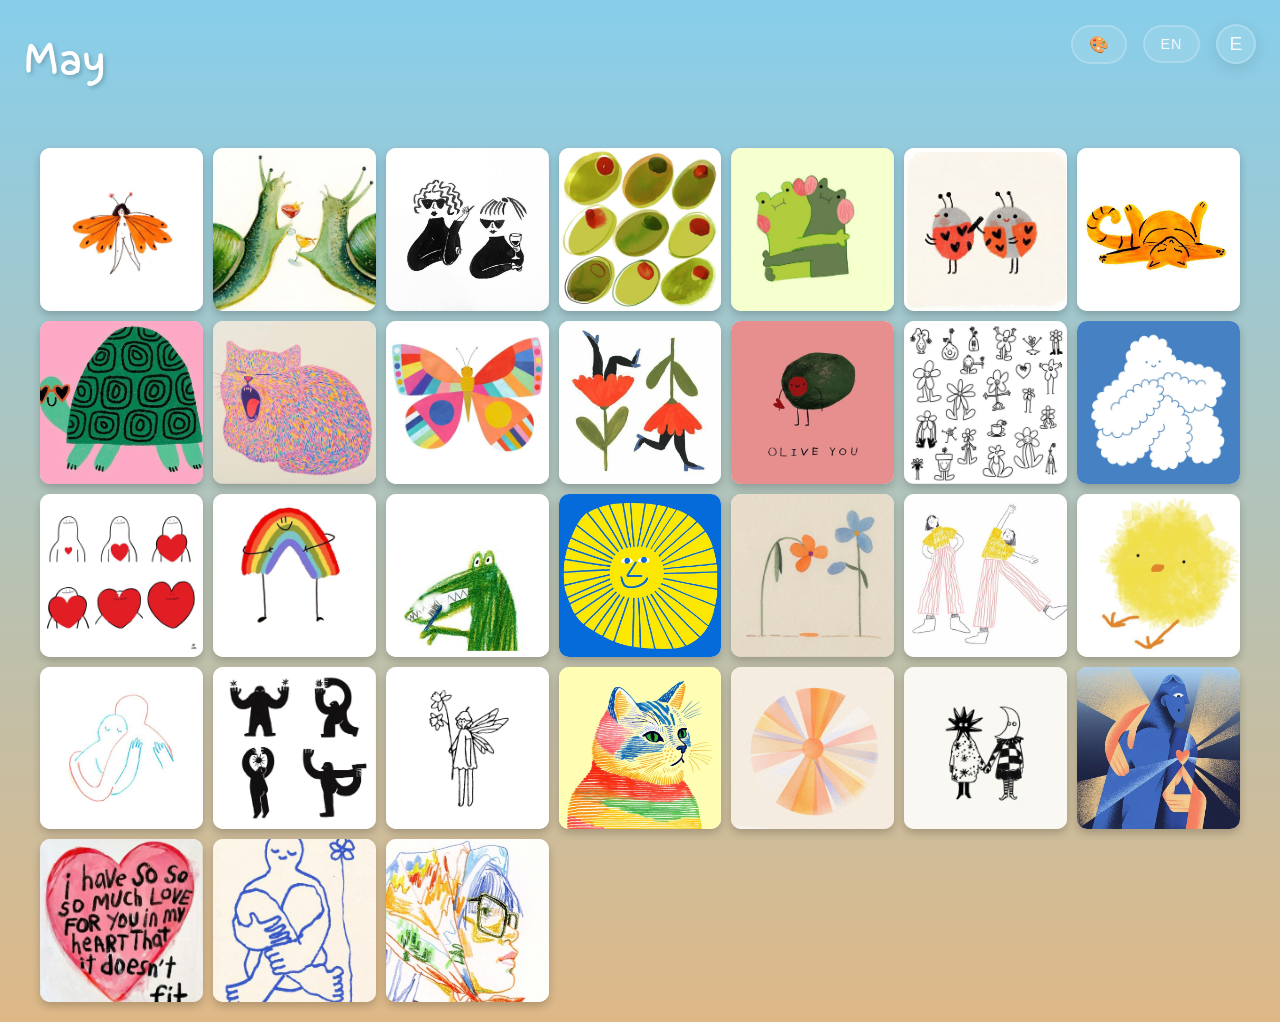
<file: index.html>
<!DOCTYPE html>
<html lang="en">
<head>
  <meta charset="UTF-8">
  <meta name="viewport" content="width=device-width, initial-scale=1.0">
  <title>Daily Dashboard</title>
  <link rel="stylesheet" href="style.css">
  <link rel="stylesheet" href="https://cdnjs.cloudflare.com/ajax/libs/font-awesome/6.0.0/css/all.min.css">
  <link rel="preconnect" href="https://fonts.googleapis.com">
  <link rel="preconnect" href="https://fonts.gstatic.com" crossorigin>
  <link href="https://fonts.googleapis.com/css2?family=Pacifico&display=swap" rel="stylesheet">
  <link href="https://fonts.googleapis.com/css2?family=Single+Day&display=swap" rel="stylesheet">
  <style>
    .cards-section {
      margin-top: 40px;
      padding: 20px;
      width: 100%;
      max-width: 1400px;
      margin: 0 auto;
    }

    .calendar-header {
      text-align: center;
      margin-bottom: 20px;
      font-size: 24px;
      font-weight: bold;
      color: #333;
    }

    .weekdays {
      display: grid;
      grid-template-columns: repeat(7, 1fr);
      gap: 10px;
      margin-bottom: 10px;
      text-align: center;
      font-weight: bold;
      color: white;
      font-family: "Single Day", cursive;
      font-size: clamp(14px, 2vw, 18px);
    }

    .weekdays div:nth-child(4),
    .weekdays div:nth-child(5),
    .weekdays div:nth-child(6),
    .weekdays div:nth-child(7) {
      position: relative;
      top: 0;
    }

    .weekdays div:nth-child(1),
    .weekdays div:nth-child(2),
    .weekdays div:nth-child(3) {
      position: relative;
      top: 200px;
    }

    .cards-container {
      display: grid;
      grid-template-columns: repeat(7, 1fr);
      gap: clamp(5px, 1.5vw, 10px);
      width: 100%;
      margin: 0 auto;
      padding: 0 clamp(10px, 2vw, 20px);
    }

    .card {
      aspect-ratio: 1/1;
      perspective: 1000px;
      cursor: pointer;
      min-width: clamp(80px, 12vw, 120px);
      min-height: clamp(80px, 12vw, 120px);
      transform-style: preserve-3d;
    }

    .card:hover {
      transform: translateY(-5px);
    }

    .card-inner {
      position: relative;
      width: 100%;
      height: 100%;
      text-align: center;
      transition: transform 0.8s;
      transform-style: preserve-3d;
    }

    .card.flipped .card-inner {
      transform: rotateY(180deg);
    }

    .card-front, .card-back {
      position: absolute;
      width: 100%;
      height: 100%;
      -webkit-backface-visibility: hidden;
      backface-visibility: hidden;
      border-radius: 10px;
      box-shadow: 0 4px 8px rgba(0,0,0,0.2);
    }

    .card-front {
      background-color: rgba(255, 255, 255, 0.7);
      display: flex;
      align-items: center;
      justify-content: center;
    }

    .card-front img {
      width: 100%;
      height: 100%;
      object-fit: cover;
      border-radius: 10px;
    }

    .card-back {
      background-color: rgba(255, 255, 255, 0.7);
      transform: rotateY(180deg);
      display: flex;
      align-items: center;
      justify-content: center;
      padding: clamp(8px, 1.5vw, 15px);
      font-size: clamp(10px, 1.5vw, 14px);
      line-height: 1.4;
      text-align: center;
    }

    .day-number {
      position: absolute;
      top: 5px;
      left: 5px;
      background-color: rgba(255, 255, 255, 0.8);
      padding: 2px 6px;
      border-radius: 4px;
      font-size: clamp(10px, 1.5vw, 12px);
      font-weight: bold;
      color: #333;
    }

    @media (max-width: 1200px) {
      .cards-container {
        grid-template-columns: repeat(5, 1fr);
      }
      .weekdays {
        grid-template-columns: repeat(5, 1fr);
      }
      .weekdays div:nth-child(1),
      .weekdays div:nth-child(2),
      .weekdays div:nth-child(3) {
        top: 150px;
      }
    }

    @media (max-width: 900px) {
      .cards-container {
        grid-template-columns: repeat(4, 1fr);
      }
      .weekdays {
        grid-template-columns: repeat(4, 1fr);
      }
      .weekdays div:nth-child(1),
      .weekdays div:nth-child(2),
      .weekdays div:nth-child(3) {
        top: 120px;
      }
    }

    @media (max-width: 600px) {
      .cards-container {
        grid-template-columns: repeat(3, 1fr);
      }
      .weekdays {
        grid-template-columns: repeat(3, 1fr);
      }
      .weekdays div:nth-child(1),
      .weekdays div:nth-child(2),
      .weekdays div:nth-child(3) {
        top: 100px;
      }
    }

    @media (max-width: 400px) {
      .cards-container {
        grid-template-columns: repeat(2, 1fr);
      }
      .weekdays {
        grid-template-columns: repeat(2, 1fr);
      }
      .weekdays div:nth-child(1),
      .weekdays div:nth-child(2),
      .weekdays div:nth-child(3) {
        top: 80px;
      }
    }

    .top-right-controls {
      position: fixed;
      top: 1.5rem;
      right: 1.5rem;
      display: flex;
      flex-direction: row;
      align-items: center;
      gap: 1rem;
      z-index: 1000;
    }

    @media (max-width: 768px) {
      .top-right-controls {
        flex-direction: row !important;
        align-items: center;
        gap: 0.8rem;
        right: 0.5rem;
      }
      
      .language-toggle,
      .theme-icon {
        padding: 0.4rem 0.8rem;
        font-size: 0.9rem;
      }
      
      .profile-circle {
        width: 35px;
        height: 35px;
      }
      
      .logo {
        font-size: 1.2rem;
        left: 0.5rem;
      }
    }
  </style>
</head>
<body>
  <div class="logo">May</div>
  <div class="top-right-controls">
    <div class="theme-selector">
      <div class="theme-icon">🎨</div>
      <div class="theme-dropdown">
        <div class="theme-option" data-theme="sky" style="--gradient-start: #87CEEB; --gradient-end: #DEB887;">
          <span class="theme-preview"></span>
          <span class="theme-name">Sky & Sand</span>
        </div>
        <div class="theme-option" data-theme="sunset" style="--gradient-start: #FF6B6B; --gradient-end: #4ECDC4;">
          <span class="theme-preview"></span>
          <span class="theme-name">Sunset Sea</span>
        </div>
        <div class="theme-option" data-theme="forest" style="--gradient-start: #67B26F; --gradient-end: #4ca2cd;">
          <span class="theme-preview"></span>
          <span class="theme-name">Forest Lake</span>
        </div>
        <div class="theme-option" data-theme="lavender" style="--gradient-start: #E6E6FA; --gradient-end: #B19CD9;">
          <span class="theme-preview"></span>
          <span class="theme-name">Lavender Mist</span>
        </div>
        <div class="theme-option" data-theme="cherry" style="--gradient-start: #FFB7B7; --gradient-end: #727272;">
          <span class="theme-preview"></span>
          <span class="theme-name">Cherry Smoke</span>
        </div>
      </div>
    </div>
    <div class="language-selector">
      <div class="language-toggle">
        <span class="current-lang">EN</span>
        <div class="lang-dropdown">
          <div class="lang-option" data-lang="en">
            <span class="lang-flag">🇬🇧</span>
            <span class="lang-text">English</span>
          </div>
          <div class="lang-option" data-lang="lv">
            <span class="lang-flag">🇱🇻</span>
            <span class="lang-text">Latviešu</span>
          </div>
        </div>
      </div>
    </div>
    <div class="profile-icon">
      <div class="profile-circle">
        <div class="profile-initial">E</div>
      </div>
      <div class="profile-dropdown">
        <div class="dropdown-header">
          <span class="user-name">Evita Katrina Millere</span>
          <span class="user-email">evitakatrina@gmail.com</span>
        </div>
      </div>
    </div>
  </div>

  <div class="ei-grid">
    
  </div>

  <div class="cards-section">
    <div class="cards-container">
      <!-- May 1 -->
      <div class="card">
        <div class="day-number">1</div>
        <div class="card-inner">
          <div class="card-front">
            <img src="./assets/1.jpg" alt="Photo 1">
          </div>
          <div class="card-back">
            Why don't eggs tell jokes? Because they'd crack each other up.
          </div>
        </div>
      </div>
      <!-- May 2 -->
      <div class="card">
        <div class="day-number">2</div>
        <div class="card-inner">
          <div class="card-front">
            <img src="./assets/2.jpg" alt="Photo 2">
          </div>
          <div class="card-back">
            What do you call fake spaghetti? An impasta.
          </div>
        </div>
      </div>
      <!-- May 3 -->
      <div class="card">
        <div class="day-number">3</div>
        <div class="card-inner">
          <div class="card-front">
            <img src="./assets/3.jpg" alt="Photo 3">
          </div>
          <div class="card-back">
            Why did the bicycle fall over? It was two-tired.
          </div>
        </div>
      </div>
      <!-- May 4 -->
      <div class="card">
        <div class="day-number">4</div>
        <div class="card-inner">
          <div class="card-front">
            <img src="./assets/4.jpg" alt="Photo 4">
          </div>
          <div class="card-back">
            How does the ocean say hi? It waves.
          </div>
        </div>
      </div>
      <!-- May 5 -->
      <div class="card">
        <div class="day-number">5</div>
        <div class="card-inner">
          <div class="card-front">
            <img src="./assets/5.jpg" alt="Photo 5">
          </div>
          <div class="card-back">
            What do you call a bear with no teeth? A gummy bear.
          </div>
        </div>
      </div>

      <!-- May 6 -->
      <div class="card">
        <div class="day-number">6</div>
        <div class="card-inner">
          <div class="card-front">
            <img src="./assets/6.jpg" alt="Photo 6">
          </div>
          <div class="card-back">
            Why don't some couples go to the gym? Because some relationships don't work out.
          </div>
        </div>
      </div>

      <!-- May 7 -->
      <div class="card">
        <div class="day-number">7</div>
        <div class="card-inner">
          <div class="card-front">
            <img src="./assets/7.jpg" alt="Photo 7">
          </div>
          <div class="card-back">
            What do you call cheese that isn't yours? Nacho cheese!
          </div>
        </div>
      </div>

      <!-- May 8 -->
      <div class="card">
        <div class="day-number">8</div>
        <div class="card-inner">
          <div class="card-front">
            <img src="./assets/8.jpg" alt="Photo 8">
          </div>
          <div class="card-back">
            Why did the golfer bring two pairs of pants? In case he got a hole in one.
          </div>
        </div>
      </div>

      <!-- May 9 -->
      <div class="card">
        <div class="day-number">9</div>
        <div class="card-inner">
          <div class="card-front">
            <img src="./assets/9.jpg" alt="Photo 9">
          </div>
          <div class="card-back">
            How do you organize a space party? You planet.
          </div>
        </div>
      </div>

      <!-- May 10 -->
      <div class="card">
        <div class="day-number">10</div>
        <div class="card-inner">
          <div class="card-front">
            <img src="./assets/10.jpg" alt="Photo 10">
          </div>
          <div class="card-back">
            What do you call a can opener that doesn't work? A can't opener.
          </div>
        </div>
      </div>

      <!-- May 11 -->
      <div class="card">
        <div class="day-number">11</div>
        <div class="card-inner">
          <div class="card-front">
            <img src="./assets/11.jpg" alt="Photo 11">
          </div>
          <div class="card-back">
            Why don't scientists trust atoms? Because they make up everything.
          </div>
        </div>
      </div>

      <!-- May 12 -->
      <div class="card">
        <div class="day-number">12</div>
        <div class="card-inner">
          <div class="card-front">
            <img src="./assets/12.jpg" alt="Photo 12">
          </div>
          <div class="card-back">
            How does a snowman get around? By riding an icicle.
          </div>
        </div>
      </div>

      <!-- May 13 -->
      <div class="card">
        <div class="day-number">13</div>
        <div class="card-inner">
          <div class="card-front">
            <img src="./assets/13.jpg" alt="Photo 13">
          </div>
          <div class="card-back">
            Why did the math book look sad? It had too many problems.
          </div>
        </div>
      </div>

      <!-- May 14 -->
      <div class="card">
        <div class="day-number">14</div>
        <div class="card-inner">
          <div class="card-front">
            <img src="./assets/14.jpg" alt="Photo 14">
          </div>
          <div class="card-back">
            What kind of music do mummies like? Wrap music.
          </div>
        </div>
      </div>

      <!-- May 15 -->
      <div class="card">
        <div class="day-number">15</div>
        <div class="card-inner">
          <div class="card-front">
            <img src="./assets/15.jpg" alt="Photo 15">
          </div>
          <div class="card-back">
            Why did the cookie go to the hospital? Because it felt crummy.
          </div>
        </div>
      </div>

      <!-- May 16 -->
      <div class="card">
        <div class="day-number">16</div>
        <div class="card-inner">
          <div class="card-front">
            <img src="./assets/16.jpg" alt="Photo 16">
          </div>
          <div class="card-back">
            How do cows stay up to date? They read the moos-paper.
          </div>
        </div>
      </div>

      <!-- May 17 -->
      <div class="card">
        <div class="day-number">17</div>
        <div class="card-inner">
          <div class="card-front">
            <img src="./assets/17.jpg" alt="Photo 17">
          </div>
          <div class="card-back">
            What do you call a fish wearing a bowtie? Sofishticated.
          </div>
        </div>
      </div>

      <!-- May 18 -->
      <div class="card">
        <div class="day-number">18</div>
        <div class="card-inner">
          <div class="card-front">
            <img src="./assets/18.jpg" alt="Photo 18">
          </div>
          <div class="card-back">
            What's brown and sticky? A stick.
          </div>
        </div>
      </div>

      <!-- May 19 -->
      <div class="card">
        <div class="day-number">19</div>
        <div class="card-inner">
          <div class="card-front">
            <img src="./assets/19.jpg" alt="Photo 19">
          </div>
          <div class="card-back">
            Why can't your nose be 12 inches long? Because then it would be a foot!
          </div>
        </div>
      </div>

      <!-- May 20 -->
      <div class="card">
        <div class="day-number">20</div>
        <div class="card-inner">
          <div class="card-front">
            <img src="./assets/20.jpg" alt="Photo 20">
          </div>
          <div class="card-back">
            Why did the tomato blush? Because it saw the salad dressing.
          </div>
        </div>
      </div>

      <!-- May 21 -->
      <div class="card">
        <div class="day-number">21</div>
        <div class="card-inner">
          <div class="card-front">
            <img src="./assets/21.jpg" alt="Photo 21">
          </div>
          <div class="card-back">
            How do you make holy water? You boil the hell out of it.
          </div>
        </div>
      </div>

      <!-- May 22 -->
      <div class="card">
        <div class="day-number">22</div>
        <div class="card-inner">
          <div class="card-front">
            <img src="./assets/22.jpg" alt="Photo 22">
          </div>
          <div class="card-back">
            Why did the scarecrow win an award? Because he was outstanding in his field.
          </div>
        </div>
      </div>

      <!-- May 23 -->
      <div class="card">
        <div class="day-number">23</div>
        <div class="card-inner">
          <div class="card-front">
            <img src="./assets/23.jpg" alt="Photo 23">
          </div>
          <div class="card-back">
            What do you get when you cross a snowman and a dog? Frostbite.
          </div>
        </div>
      </div>

      <!-- May 24 -->
      <div class="card">
        <div class="day-number">24</div>
        <div class="card-inner">
          <div class="card-front">
            <img src="./assets/24.jpg" alt="Photo 24">
          </div>
          <div class="card-back">
            Why did the music teacher go to jail? Because she got caught with too many sharp objects.
          </div>
        </div>
      </div>

      <!-- May 25 -->
      <div class="card">
        <div class="day-number">25</div>
        <div class="card-inner">
          <div class="card-front">
            <img src="./assets/25.jpg" alt="Photo 25">
          </div>
          <div class="card-back">
            What's orange and sounds like a parrot? A carrot.
          </div>
        </div>
      </div>

      <!-- May 26 -->
      <div class="card">
        <div class="day-number">26</div>
        <div class="card-inner">
          <div class="card-front">
            <img src="./assets/26.gif" alt="Photo 26">
          </div>
          <div class="card-back">
            Why did the coffee file a police report? It got mugged.
          </div>
        </div>
      </div>

      <!-- May 27 -->
      <div class="card">
        <div class="day-number">27</div>
        <div class="card-inner">
          <div class="card-front">
            <img src="./assets/27.jpg" alt="Photo 27">
          </div>
          <div class="card-back">
            What did one wall say to the other wall? I'll meet you at the corner.
          </div>
        </div>
      </div>

      <!-- May 28 -->
      <div class="card">
        <div class="day-number">28</div>
        <div class="card-inner">
          <div class="card-front">
            <img src="./assets/28.jpg" alt="Photo 28">
          </div>
          <div class="card-back">
            Why don't elephants use computers? They're afraid of the mouse.
          </div>
        </div>
      </div>

      <!-- May 29 -->
      <div class="card">
        <div class="day-number">29</div>
        <div class="card-inner">
          <div class="card-front">
            <img src="./assets/29.jpg" alt="Photo 29">
          </div>
          <div class="card-back">
            How do you catch a squirrel? Climb a tree and act like a nut.
          </div>
        </div>
      </div>

      <!-- May 30 -->
      <div class="card">
        <div class="day-number">30</div>
        <div class="card-inner">
          <div class="card-front">
            <img src="./assets/30.jpg" alt="Photo 30">
          </div>
          <div class="card-back">
            Why did the chicken go to the seance? To talk to the other side.
          </div>
        </div>
      </div>

      <!-- May 31 -->
      <div class="card">
        <div class="day-number">31</div>
        <div class="card-inner">
          <div class="card-front">
            <img src="./assets/31.jpg" alt="Photo 31">
          </div>
          <div class="card-back">
            Why can't you give Elsa a balloon? Because she'll let it go.
          </div>
        </div>
      </div>
    </div>
  </div>

  <script src="script.js"></script>
</body>
</html>
</file>
<file: style.css>
* {
    margin: 0;
    padding: 0;
    box-sizing: border-box;
  }
  
  /* Define our animations */
  @keyframes fadeIn {
    from {
        opacity: 0;
        transform: translateY(-20px);
    }
    to {
        opacity: 1;
        transform: translateY(0);
    }
  }
  
  @keyframes rainbow {
    0% {
        background-position: 0% 50%;
    }
    50% {
        background-position: 100% 50%;
    }
    100% {
        background-position: 0% 50%;
    }
  }
  
  /* Top Right Controls */
  .top-right-controls {
    position: fixed;
    top: 1rem;
    right: 1rem;
    display: flex;
    align-items: center;
    gap: 0.8rem;
    z-index: 1000;
  }
  
  /* Language Selector Styles */
  .language-selector {
    position: relative;
  }
  
  .language-toggle {
    background: rgba(255, 255, 255, 0.1);
    backdrop-filter: blur(10px);
    border: 2px solid rgba(255, 255, 255, 0.2);
    border-radius: 20px;
    padding: 0.5rem 1rem;
    cursor: pointer;
    transition: all 0.3s ease;
    font-family: 'Inter', -apple-system, BlinkMacSystemFont, sans-serif;
  }
  
  .language-toggle:hover {
    border-color: rgba(255, 255, 255, 0.4);
    transform: translateY(-2px);
  }
  
  .current-lang {
    color: rgba(255, 255, 255, 0.9);
    font-size: 0.9rem;
    font-weight: 500;
    letter-spacing: 0.05em;
  }
  
  .lang-dropdown {
    position: absolute;
    top: calc(100% + 0.5rem);
    right: 0;
    background: rgba(255, 255, 255, 0.1);
    backdrop-filter: blur(10px);
    border-radius: 12px;
    border: 1px solid rgba(255, 255, 255, 0.2);
    box-shadow: 0 8px 32px rgba(0, 0, 0, 0.1);
    opacity: 0;
    visibility: hidden;
    transform: translateY(-10px);
    transition: all 0.3s ease;
    min-width: 140px;
  }
  
  .language-toggle:hover .lang-dropdown,
  .lang-dropdown:hover {
    opacity: 1;
    visibility: visible;
    transform: translateY(0);
  }
  
  .lang-option {
    padding: 0.75rem 1rem;
    display: flex;
    align-items: center;
    gap: 0.75rem;
    cursor: pointer;
    transition: all 0.2s ease;
  }
  
  .lang-option:first-child {
    border-radius: 12px 12px 0 0;
  }
  
  .lang-option:last-child {
    border-radius: 0 0 12px 12px;
  }
  
  .lang-option:hover {
    background: rgba(255, 255, 255, 0.1);
  }
  
  .lang-flag {
    font-size: 1.2rem;
  }
  
  .lang-text {
    color: rgba(255, 255, 255, 0.8);
    font-size: 0.9rem;
    font-weight: 400;
    letter-spacing: 0.02em;
  }
  
  /* Profile Icon Styles */
  .profile-icon {
    position: relative;
  }
  
  .profile-circle {
    width: 40px;
    height: 40px;
    border-radius: 50%;
    background: rgba(255, 255, 255, 0.1);
    backdrop-filter: blur(10px);
    border: 2px solid rgba(255, 255, 255, 0.2);
    display: flex;
    align-items: center;
    justify-content: center;
    cursor: pointer;
    transition: all 0.3s ease;
    box-shadow: 0 4px 15px rgba(0, 0, 0, 0.1);
  }
  
  .profile-circle:hover {
    transform: translateY(-2px);
    border-color: rgba(255, 255, 255, 0.4);
    box-shadow: 0 6px 20px rgba(0, 0, 0, 0.15);
  }
  
  .profile-initial {
    color: rgba(255, 255, 255, 0.9);
    font-size: 1.2rem;
    font-weight: 500;
    text-transform: uppercase;
    user-select: none;
  }
  
  body {
    min-height: 100vh;
    background: linear-gradient(to bottom, var(--gradient-start, #87CEEB), var(--gradient-end, #DEB887));
    font-family: -apple-system, BlinkMacSystemFont, 'Segoe UI', Roboto, Oxygen, Ubuntu, Cantarell, sans-serif;
    display: flex;
    flex-direction: column;
    align-items: center;
  }
  
  .container {
    padding-top: 2rem;
    text-align: center;
  }
  
  .dashboard {
    margin-bottom: 3rem;
  }
  
  .dashboard h1, .dashboard p {
    font-size: 2.5rem;
    font-weight: 700;
    line-height: 1.4;
  }
  
  .dashboard h1 {
    margin-bottom: 0.75rem;
    background: linear-gradient(
        to right,
        #ffb3ba,
        #ffd2b3,
        #fff6b3,
        #baffc9,
        #bae1ff,
        #e6c3ff,
        #ffb3d9,
        #ffb3ba
    );
    background-size: 200% auto;
    background-clip: text;
    -webkit-background-clip: text;
    color: transparent;
    animation: rainbow 6s linear infinite;
    text-shadow: none;
  }
  
  .dashboard p {
    opacity: 0;
    animation: fadeIn 0.5s ease-out forwards;
  }
  
  .dashboard p:nth-child(2) {
    animation-delay: 0.3s;
  }
  
  .dashboard p:nth-child(3) {
    animation-delay: 0.6s;
  }
  
  #time {
    font-weight: 600;
  }
  
  .faded {
    opacity: 0.6;
    font-weight: 400;
  }
  
  .weather-emoji {
    display: inline-block;
    animation: rotate 8s linear infinite;
  }
  
  .dashboard p span:not(.faded):not(.weather-emoji) {
    display: inline-block;
    animation: pulse 2s ease-in-out infinite;
  }
  
  .dashboard p:hover {
    transform: none;
    transition: none;
  }
  
  /* Dropdown Styles */
  .profile-dropdown {
    position: absolute;
    top: calc(100% + 0.5rem);
    right: 0;
    background: rgba(255, 255, 255, 0.1);
    backdrop-filter: blur(10px);
    border-radius: 12px;
    border: 1px solid rgba(255, 255, 255, 0.2);
    box-shadow: 0 8px 32px rgba(0, 0, 0, 0.1);
    opacity: 0;
    visibility: hidden;
    transform: translateY(-10px);
    transition: all 0.3s ease;
    min-width: 200px;
  }
  
  .profile-icon:hover .profile-dropdown {
    opacity: 1;
    visibility: visible;
    transform: translateY(0);
  }
  
  .dropdown-header {
    padding: 1rem;
    border-bottom: 1px solid rgba(255, 255, 255, 0.1);
  }
  
  .user-name {
    color: white;
    font-size: 1rem;
    font-weight: 500;
    display: block;
    margin-bottom: 0.25rem;
  }
  
  .user-email {
    color: rgba(255, 255, 255, 0.6);
    font-size: 0.8rem;
  }
  
  .dropdown-divider {
    height: 1px;
    background: rgb(255, 255, 255);
    margin: 0.5rem 0;
  }
  
  .dropdown-item {
    padding: 0.75rem 1rem;
    display: flex;
    align-items: center;
    gap: 0.75rem;
    cursor: pointer;
    transition: all 0.2s ease;
    color: white;
  }
  
  .dropdown-item:hover {
    background: rgba(255, 255, 255, 0.1);
  }
  
  .dropdown-item.logout {
    color: white;
  }
  
  .dropdown-item.logout:hover {
    background: rgba(255, 107, 107, 0.1);
  }
  
  /* Theme Selector Styles */
  .theme-selector {
    position: relative;
  }
  
  .theme-icon {
    background: rgba(255, 255, 255, 0.1);
    backdrop-filter: blur(10px);
    border: 2px solid rgba(255, 255, 255, 0.2);
    border-radius: 20px;
    padding: 0.5rem 1rem;
    cursor: pointer;
    transition: all 0.3s ease;
  }
  
  .theme-icon:hover {
    border-color: rgba(255, 255, 255, 0.4);
    transform: translateY(-2px);
  }
  
  .theme-dropdown {
    position: absolute;
    top: calc(100% + 0.5rem);
    right: 0;
    background: rgba(255, 255, 255, 0.1);
    backdrop-filter: blur(10px);
    border-radius: 12px;
    border: 1px solid rgba(255, 255, 255, 0.2);
    box-shadow: 0 8px 32px rgba(0, 0, 0, 0.1);
    opacity: 0;
    visibility: hidden;
    transform: translateY(-10px);
    transition: all 0.3s ease;
    min-width: 200px;
  }
  
  .theme-selector:hover .theme-dropdown {
    opacity: 1;
    visibility: visible;
    transform: translateY(0);
  }
  
  .theme-option {
    padding: 0.75rem 1rem;
    display: flex;
    align-items: center;
    gap: 0.75rem;
    cursor: pointer;
    transition: all 0.2s ease;
  }
  
  .theme-option:hover {
    background: rgba(255, 255, 255, 0.1);
  }
  
  .theme-preview {
    width: 20px;
    height: 20px;
    border-radius: 4px;
    background: linear-gradient(to right, var(--gradient-start), var(--gradient-end));
  }
  
  .theme-name {
    color: rgba(255, 255, 255, 0.8);
    font-size: 0.9rem;
    font-weight: 400;
  }
  
  /* Emotional Intelligence Grid */
  .ei-grid {
    display: flex;
    flex-direction: row;
    gap: 2rem;
    padding: 2rem;
    max-width: 100%;
    margin: 4rem auto 0;
    overflow-x: auto;
    scrollbar-width: none; /* Firefox */
    -ms-overflow-style: none; /* IE and Edge */
  }
  
  .ei-grid::-webkit-scrollbar {
    display: none; /* Chrome, Safari, Opera */
  }
  
  .ei-aspect {
    perspective: 1000px;
    height: 300px;
    min-width: 250px;
    flex-shrink: 0;
  }
  
  .ei-aspect-inner {
    position: relative;
    width: 100%;
    height: 100%;
    text-align: center;
    transition: transform 0.8s;
    transform-style: preserve-3d;
    cursor: pointer;
    transform: rotateY(0deg); /* Default state showing front */
  }
  
  .ei-aspect:hover .ei-aspect-inner {
    transform: rotateY(180deg);
  }
  
  .ei-aspect-front, .ei-aspect-back {
    position: absolute;
    width: 100%;
    height: 100%;
    backface-visibility: hidden;
    border-radius: 15px;
    box-shadow: 0 4px 8px rgba(0, 0, 0, 0.1);
    overflow: hidden;
  }
  
  .ei-aspect-front {
    background: #fff;
  }
  
  .ei-aspect-front img {
    width: 100%;
    height: 100%;
    object-fit: cover;
    transition: transform 0.3s ease;
  }
  
  .ei-aspect:hover .ei-aspect-front img {
    transform: scale(1.1);
  }
  
  .ei-aspect-back {
    background: linear-gradient(135deg, var(--gradient-start), var(--gradient-end));
    color: white;
    transform: rotateY(180deg);
    display: flex;
    flex-direction: column;
    justify-content: center;
    align-items: center;
    padding: 2rem;
  }
  
  .ei-aspect-title {
    font-size: 1.5rem;
    margin-bottom: 1rem;
    font-weight: 600;
  }
  
  .ei-aspect-description {
    font-size: 1rem;
    margin-bottom: 1.5rem;
    line-height: 1.4;
  }
  
  .start-course-btn {
    background: rgba(255, 255, 255, 0.2);
    border: 2px solid white;
    color: white;
    padding: 0.8rem 1.5rem;
    border-radius: 25px;
    font-size: 1rem;
    cursor: pointer;
    transition: all 0.3s ease;
  }
  
  .start-course-btn:hover {
    background: white;
    color: var(--gradient-start);
    transform: translateY(-2px);
  }
  
  /* Responsive adjustments */
  @media (max-width: 768px) {
    .ei-grid {
      gap: 1.5rem;
      padding: 1rem;
    }
  
    .ei-aspect {
      height: 250px;
      min-width: 200px;
    }
  
    .ei-aspect-title {
      font-size: 1.25rem;
    }
  
    .ei-aspect-description {
      font-size: 0.9rem;
    }
    
    .top-right-controls {
      top: 0.5rem;
      right: 0.5rem;
      gap: 0.5rem;
    }
    
    .language-toggle,
    .theme-icon {
      padding: 0.3rem 0.6rem;
      font-size: 0.9rem;
    }
    
    .profile-circle {
      width: 32px;
      height: 32px;
    }
    
    .profile-initial {
      font-size: 1rem;
    }
    
    .logo {
      font-size: 2rem;
      top: 0.5rem;
      left: 0.5rem;
    }
    
    .theme-dropdown,
    .lang-dropdown,
    .profile-dropdown {
      right: 0;
      min-width: 160px;
    }
  }
  
  @media (max-width: 480px) {
    .top-right-controls {
      gap: 0.3rem;
    }
    
    .language-toggle,
    .theme-icon {
      padding: 0.2rem 0.4rem;
      font-size: 0.8rem;
    }
    
    .profile-circle {
      width: 28px;
      height: 28px;
    }
    
    .profile-initial {
      font-size: 0.9rem;
    }
    
    .logo {
      font-size: 1.8rem;
    }
  }
  
  /* Logo Styles */
  .logo {
    position: fixed;
    top: 1.5rem;
    left: 1.5rem;
    font-family: "Single Day", cursive;
    font-size: 3.5rem;
    color: white;
    text-shadow: 2px 2px 4px rgba(0, 0, 0, 0.2);
    z-index: 1000;
    transition: all 0.3s ease;
  }
  
  .logo:hover {
    transform: translateY(-2px);
    text-shadow: 3px 3px 6px rgba(0, 0, 0, 0.3);
  }
  
  .cards-section {
    margin-top: 60px;
    padding: 20px;
    width: 100%;
    max-width: 1400px;
    margin-left: auto;
    margin-right: auto;
  }
  
  .cards-container {
    display: grid;
    grid-template-columns: repeat(auto-fit, minmax(140px, 1fr));
    gap: clamp(8px, 1.5vw, 15px);
    width: 100%;
    margin: 0 auto;
    padding: 0 clamp(10px, 2vw, 20px);
  }
  
  @media (max-width: 1200px) {
    .cards-container {
        grid-template-columns: repeat(5, 1fr);
    }
  }
  
  @media (max-width: 900px) {
    .cards-container {
        grid-template-columns: repeat(4, 1fr);
    }
    .cards-section {
        margin-top: 50px;
    }
  }
  
  @media (max-width: 600px) {
    .cards-container {
        grid-template-columns: repeat(3, 1fr);
        gap: 8px;
    }
    .cards-section {
        margin-top: 40px;
        padding: 10px;
    }
  }
  
  @media (max-width: 400px) {
    .cards-container {
        grid-template-columns: repeat(2, 1fr);
        gap: 6px;
    }
    .cards-section {
        margin-top: 35px;
        padding: 8px;
    }
  }
  
  .card {
    aspect-ratio: 1/1;
    perspective: 1000px;
    cursor: pointer;
    min-width: clamp(80px, 12vw, 120px);
    min-height: clamp(80px, 12vw, 120px);
    transform-style: preserve-3d;
    transition: transform 0.3s ease;
  }
  
  .card:hover {
    transform: translateY(-2px);
  }
</file>
